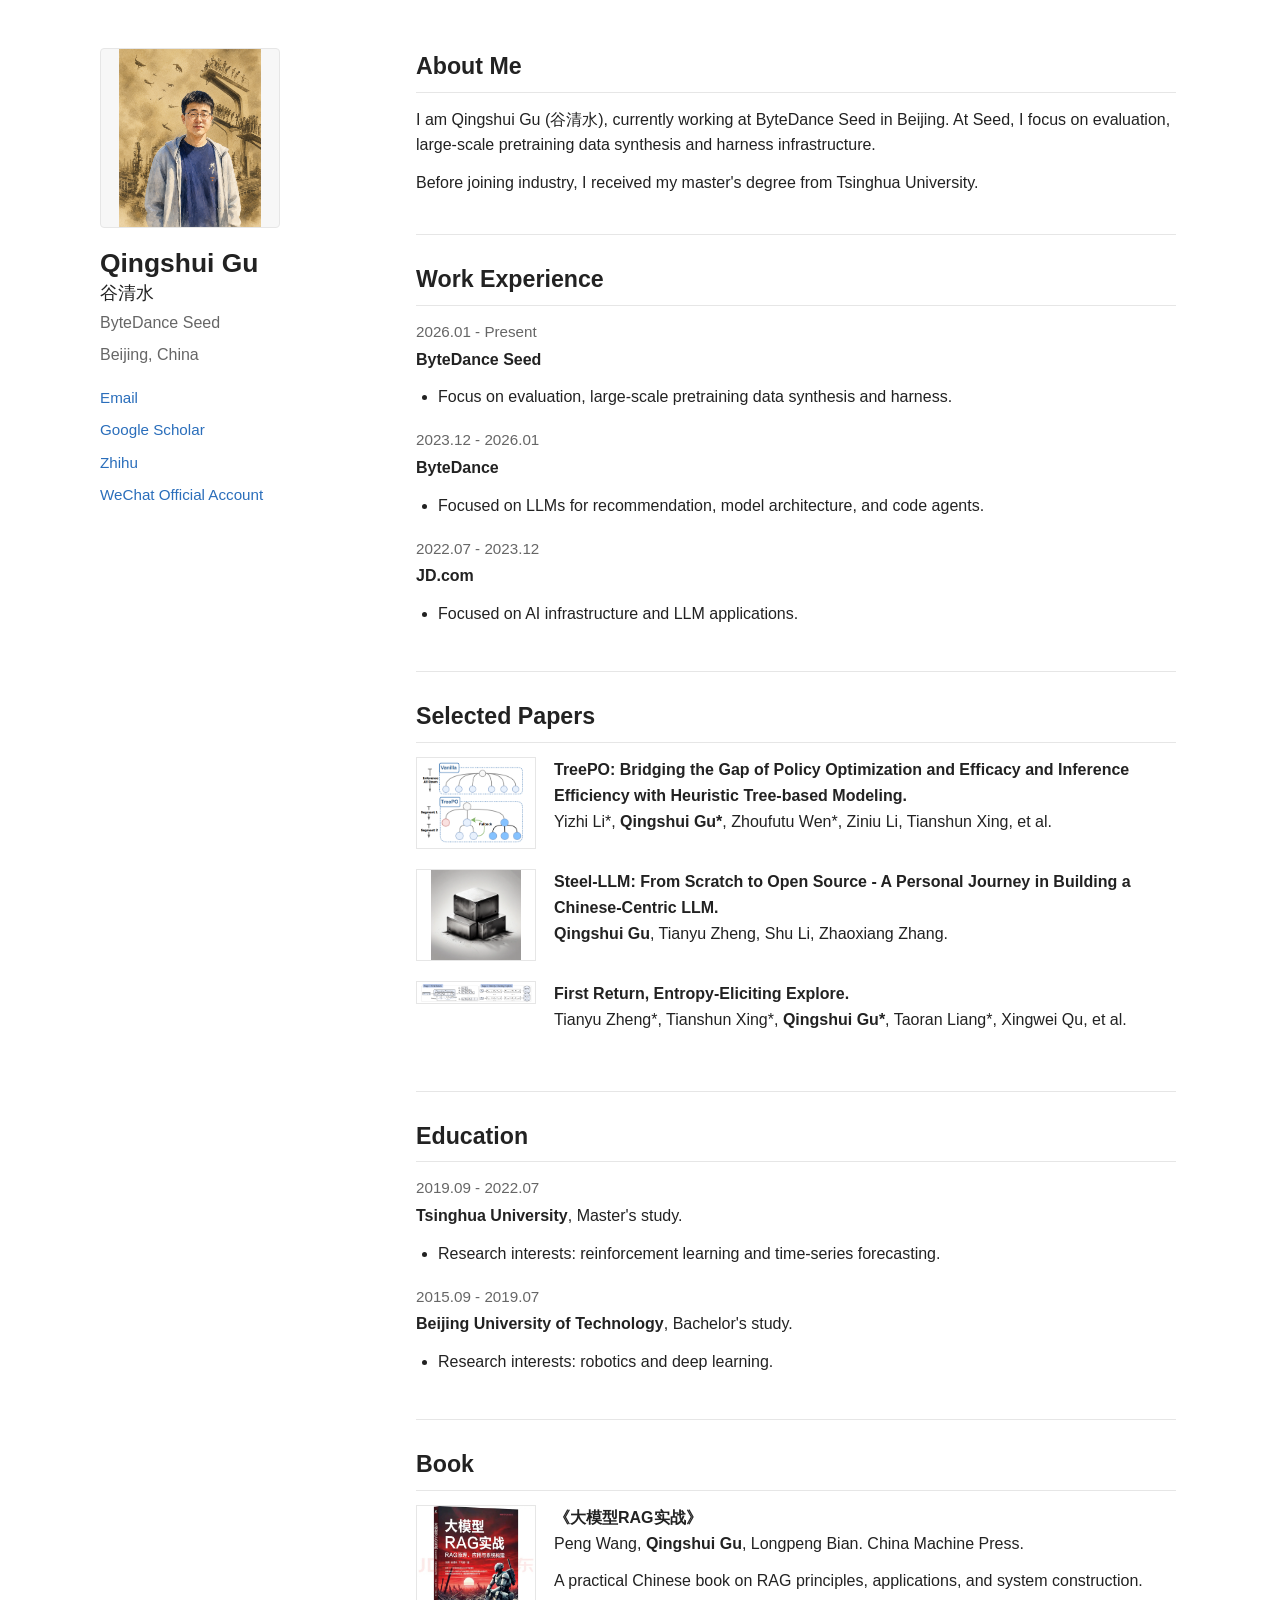
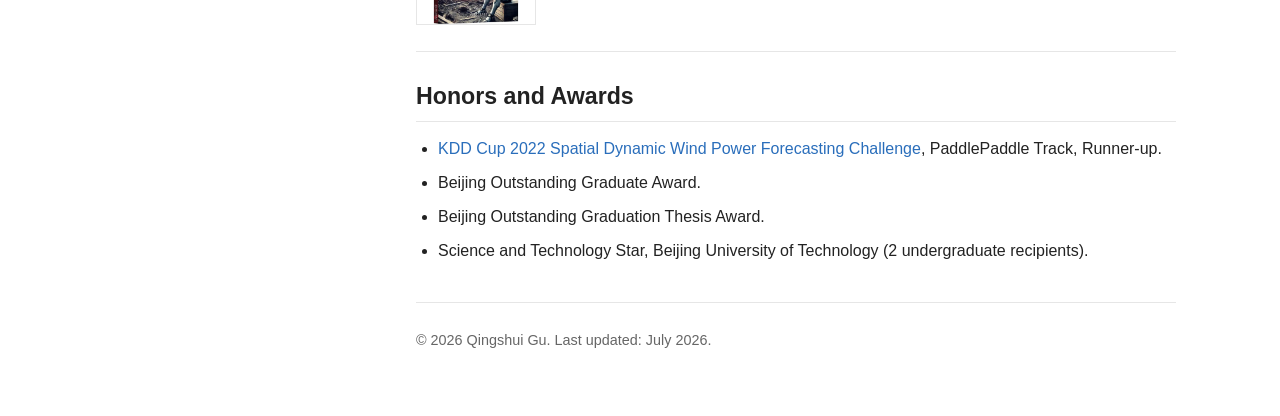
<file: index.html>
<!DOCTYPE html>
<html lang="en">
<head>
  <meta charset="UTF-8">
  <meta name="viewport" content="width=device-width, initial-scale=1.0">
  <title>Qingshui Gu | 谷清水</title>
  <meta name="description" content="Qingshui Gu (谷清水) personal homepage: research, publications, books, work experience, education, honors, Google Scholar, Zhihu, and WeChat official account.">
  <meta name="keywords" content="Qingshui Gu, Gu Qingshui, 谷清水, 大模型RAG实战, research, publications, Google Scholar, Zhihu, WeChat">
  <meta name="author" content="Qingshui Gu">
  <meta property="og:title" content="Qingshui Gu | 谷清水">
  <meta property="og:description" content="Personal homepage of Qingshui Gu (谷清水).">
  <meta property="og:type" content="profile">
  <meta property="og:url" content="https://zhanshijinwat.github.io/">
  <meta property="og:image" content="assets/gqs_x_wanqing.png">
  <link rel="canonical" href="https://zhanshijinwat.github.io/">
  <link rel="icon" href="assets/steel.jpg">
  <link rel="sitemap" type="application/xml" href="/sitemap.xml">
  <link rel="stylesheet" href="styles.css">
  <script type="application/ld+json">
    {
      "@context": "https://schema.org",
      "@type": "Person",
      "name": "Qingshui Gu",
      "alternateName": ["谷清水", "Gu Qingshui"],
      "description": "Qingshui Gu (谷清水) works on large language models, evaluation, harness infrastructure, large-scale pretraining data synthesis, and reinforcement learning.",
      "image": "assets/gqs_x_wanqing.png",
      "jobTitle": "ByteDance Seed",
      "email": "mailto:1843450905@qq.com",
      "url": "https://zhanshijinwat.github.io/",
      "mainEntityOfPage": "https://zhanshijinwat.github.io/",
      "worksFor": {
        "@type": "Organization",
        "name": "ByteDance Seed"
      },
      "affiliation": {
        "@type": "Organization",
        "name": "ByteDance Seed"
      },
      "alumniOf": [
        {
          "@type": "CollegeOrUniversity",
          "name": "Tsinghua University"
        },
        {
          "@type": "CollegeOrUniversity",
          "name": "Beijing University of Technology"
        }
      ],
      "knowsAbout": [
        "Large Language Models",
        "LLM Evaluation",
        "Harness Infrastructure",
        "Large-Scale Pretraining Data Synthesis",
        "Reinforcement Learning",
        "Time-Series Forecasting",
        "Retrieval-Augmented Generation"
      ],
      "sameAs": [
        "https://scholar.google.com/citations?user=gi9bnLQAAAAJ&hl=zh-CN",
        "https://www.zhihu.com/people/zhan-shi-jin-27"
      ]
    }
  </script>
</head>
<body>
  <div class="page">
    <aside class="sidebar" aria-label="Profile">
      <img class="avatar" src="assets/gqs_x_wanqing.png" alt="Qingshui Gu 谷清水">
      <h1>Qingshui Gu <span>谷清水</span></h1>
      <p class="role">ByteDance Seed</p>
      <p class="location">Beijing, China</p>

      <nav class="profile-links" aria-label="Profile links">
        <a href="mailto:1843450905@qq.com">Email</a>
        <a href="https://scholar.google.com/citations?user=gi9bnLQAAAAJ&hl=zh-CN" rel="me">Google Scholar</a>
        <a href="https://www.zhihu.com/people/zhan-shi-jin-27" rel="me">Zhihu</a>
        <a class="wechat-link" href="assets/wechat-official-account.jpg">
          WeChat Official Account
          <span class="wechat-qr" aria-hidden="true">
            <img src="assets/wechat-official-account.jpg" alt="">
          </span>
        </a>
      </nav>
    </aside>

    <main class="content">
      <section id="about">
        <h2>About Me</h2>
        <p>
          I am Qingshui Gu (谷清水), currently working at ByteDance Seed in Beijing.
          At Seed, I focus on evaluation, large-scale
          pretraining data synthesis and harness infrastructure.
        </p>
        <p>
          Before joining industry, I received my master's degree from Tsinghua University.
        </p>
      </section>

      <section id="experience">
        <h2>Work Experience</h2>
        <div class="entry">
          <p class="date">2026.01 - Present</p>
          <p><strong>ByteDance Seed</strong></p>
          <ul>
            <li>Focus on evaluation, large-scale pretraining data synthesis and harness.</li>
          </ul>
        </div>
        <div class="entry">
          <p class="date">2023.12 - 2026.01</p>
          <p><strong>ByteDance</strong></p>
          <ul>
            <li>Focused on LLMs for recommendation, model architecture, and code agents.</li>
          </ul>
        </div>
        <div class="entry">
          <p class="date">2022.07 - 2023.12</p>
          <p><strong>JD.com</strong></p>
          <ul>
            <li>Focused on AI infrastructure and LLM applications.</li>
          </ul>
        </div>
      </section>

      <section id="publications">
        <h2>Selected Papers</h2>
        <div class="paper-entry">
          <img class="paper-image" src="assets/treepo.png" alt="TreePO paper illustration">
          <div>
            <p>
              <strong>TreePO: Bridging the Gap of Policy Optimization and Efficacy and Inference Efficiency with Heuristic Tree-based Modeling.</strong>
              <br>
              Yizhi Li*, <strong>Qingshui Gu*</strong>, Zhoufutu Wen*, Ziniu Li, Tianshun Xing, et al.
            </p>
          </div>
        </div>
        <div class="paper-entry">
          <img class="paper-image" src="assets/steel.jpg" alt="Steel-LLM paper illustration">
          <div>
            <p>
              <strong>Steel-LLM: From Scratch to Open Source - A Personal Journey in Building a Chinese-Centric LLM.</strong>
              <br>
              <strong>Qingshui Gu</strong>, Tianyu Zheng, Shu Li, Zhaoxiang Zhang.
            </p>
          </div>
        </div>
        <div class="paper-entry">
          <img class="paper-image" src="assets/fr3e.png" alt="FR3E paper illustration">
          <div>
            <p>
              <strong>First Return, Entropy-Eliciting Explore.</strong>
              <br>
              Tianyu Zheng*, Tianshun Xing*, <strong>Qingshui Gu*</strong>, Taoran Liang*, Xingwei Qu, et al.
            </p>
          </div>
        </div>
      </section>

      <section id="education">
        <h2>Education</h2>
        <div class="entry">
          <p class="date">2019.09 - 2022.07</p>
          <p><strong>Tsinghua University</strong>, Master's study.</p>
          <ul>
            <li>Research interests: reinforcement learning and time-series forecasting.</li>
          </ul>
        </div>
        <div class="entry">
          <p class="date">2015.09 - 2019.07</p>
          <p><strong>Beijing University of Technology</strong>, Bachelor's study.</p>
          <ul>
            <li>Research interests: robotics and deep learning.</li>
          </ul>
        </div>
      </section>

      <section id="books">
        <h2>Book</h2>
        <div class="book-entry">
          <img class="book-cover" src="assets/rag-book.jpeg" alt="《大模型RAG实战》 book cover">
          <div>
            <p>
              <strong>《大模型RAG实战》</strong>
              <br>
              Peng Wang, <strong>Qingshui Gu</strong>, Longpeng Bian. China Machine Press.
            </p>
            <p>
              A practical Chinese book on RAG principles, applications, and system construction.
            </p>
          </div>
        </div>
      </section>

      <section id="honors">
        <h2>Honors and Awards</h2>
        <ul>
          <li>
            <a href="https://baidukddcup2022.github.io/">KDD Cup 2022 Spatial Dynamic Wind Power Forecasting Challenge</a>, PaddlePaddle Track, Runner-up.
          </li>
          <li>Beijing Outstanding Graduate Award.</li>
          <li>Beijing Outstanding Graduation Thesis Award.</li>
          <li>Science and Technology Star, Beijing University of Technology (2 undergraduate recipients).</li>
        </ul>
      </section>

      <footer>
        <p>© 2026 Qingshui Gu. Last updated: July 2026.</p>
      </footer>
    </main>
  </div>
  <script>
    (function () {
      var bp = document.createElement("script");
      bp.src = "//push.zhanzhang.baidu.com/push.js";
      var firstScript = document.getElementsByTagName("script")[0];
      firstScript.parentNode.insertBefore(bp, firstScript);
    })();
  </script>
</body>
</html>
</file>
<file: styles.css>
:root {
  --text: #222;
  --muted: #666;
  --link: #2a6ebb;
  --border: #e6e6e6;
  --bg: #fff;
  --sidebar-bg: #fafafa;
}

* {
  box-sizing: border-box;
}

html {
  scroll-behavior: smooth;
}

body {
  margin: 0;
  color: var(--text);
  background: var(--bg);
  font-family: -apple-system, BlinkMacSystemFont, "Segoe UI", Helvetica, Arial, sans-serif;
  font-size: 16px;
  line-height: 1.62;
}

a {
  color: var(--link);
  text-decoration: none;
}

a:hover {
  text-decoration: underline;
}

.page {
  display: grid;
  grid-template-columns: 260px minmax(0, 760px);
  gap: 56px;
  width: min(1080px, calc(100% - 40px));
  margin: 0 auto;
  padding: 48px 0 64px;
}

.sidebar {
  position: sticky;
  top: 32px;
  align-self: start;
  padding: 0 0 24px;
  color: var(--muted);
}

.avatar {
  display: block;
  width: 180px;
  height: 180px;
  margin-bottom: 20px;
  object-fit: contain;
  background: #f7f7f7;
  border: 1px solid var(--border);
  border-radius: 4px;
}

h1 {
  margin: 0 0 6px;
  color: var(--text);
  font-size: 1.65rem;
  line-height: 1.2;
}

h1 span {
  display: block;
  margin-top: 3px;
  font-size: 1.1rem;
  font-weight: 500;
}

.role,
.location {
  margin: 0 0 6px;
}

.profile-links {
  display: grid;
  gap: 8px;
  margin-top: 18px;
  font-size: 0.95rem;
}

.wechat-link {
  position: relative;
  width: max-content;
}

.wechat-qr {
  position: absolute;
  left: 0;
  top: calc(100% + 10px);
  z-index: 10;
  display: none;
  padding: 8px;
  background: #fff;
  border: 1px solid var(--border);
  box-shadow: 0 8px 24px rgba(0, 0, 0, 0.12);
}

.wechat-qr img {
  display: block;
  width: 150px;
  height: 150px;
  object-fit: contain;
}

.wechat-link:hover .wechat-qr,
.wechat-link:focus .wechat-qr {
  display: block;
}

.content {
  min-width: 0;
}

section {
  padding-bottom: 26px;
  margin-bottom: 26px;
  border-bottom: 1px solid var(--border);
}

h2 {
  margin: 0 0 14px;
  padding-bottom: 6px;
  color: var(--text);
  font-size: 1.45rem;
  border-bottom: 1px solid var(--border);
}

p {
  margin: 0 0 12px;
}

ul {
  padding-left: 22px;
  margin: 0 0 12px;
}

li {
  margin-bottom: 8px;
}

.paper-list {
  padding-left: 18px;
}

.paper-list li {
  margin-bottom: 14px;
}

.section-note {
  color: var(--muted);
  font-size: 0.95rem;
}

.paper-entry {
  display: grid;
  grid-template-columns: 120px minmax(0, 1fr);
  gap: 18px;
  align-items: start;
  margin-bottom: 20px;
}

.paper-image {
  display: block;
  width: 120px;
  max-height: 92px;
  object-fit: contain;
  border: 1px solid var(--border);
}

.book-entry {
  display: grid;
  grid-template-columns: 120px minmax(0, 1fr);
  gap: 18px;
  align-items: start;
}

.book-cover {
  display: block;
  width: 120px;
  max-height: 150px;
  object-fit: contain;
  border: 1px solid var(--border);
}

.entry {
  margin-bottom: 18px;
}

.entry ul {
  margin-top: 6px;
}

.date {
  margin-bottom: 2px;
  color: var(--muted);
  font-size: 0.95rem;
}

footer {
  color: var(--muted);
  font-size: 0.9rem;
}

footer p {
  margin-bottom: 0;
}

@media (max-width: 820px) {
  .page {
    grid-template-columns: 1fr;
    gap: 28px;
    padding-top: 28px;
  }

  .sidebar {
    position: static;
    padding-bottom: 0;
    border-bottom: 1px solid var(--border);
  }

  .avatar {
    width: 150px;
    height: 150px;
  }

  .paper-entry,
  .book-entry {
    grid-template-columns: 96px minmax(0, 1fr);
    gap: 14px;
  }

  .paper-image {
    width: 96px;
    max-height: 78px;
  }

  .book-cover {
    width: 96px;
    max-height: 124px;
  }

  .profile-links {
    display: flex;
    flex-wrap: wrap;
    gap: 10px 16px;
    margin-bottom: 24px;
  }
}

@media (max-width: 520px) {
  .page {
    width: min(100% - 28px, 1080px);
  }
}
</file>
